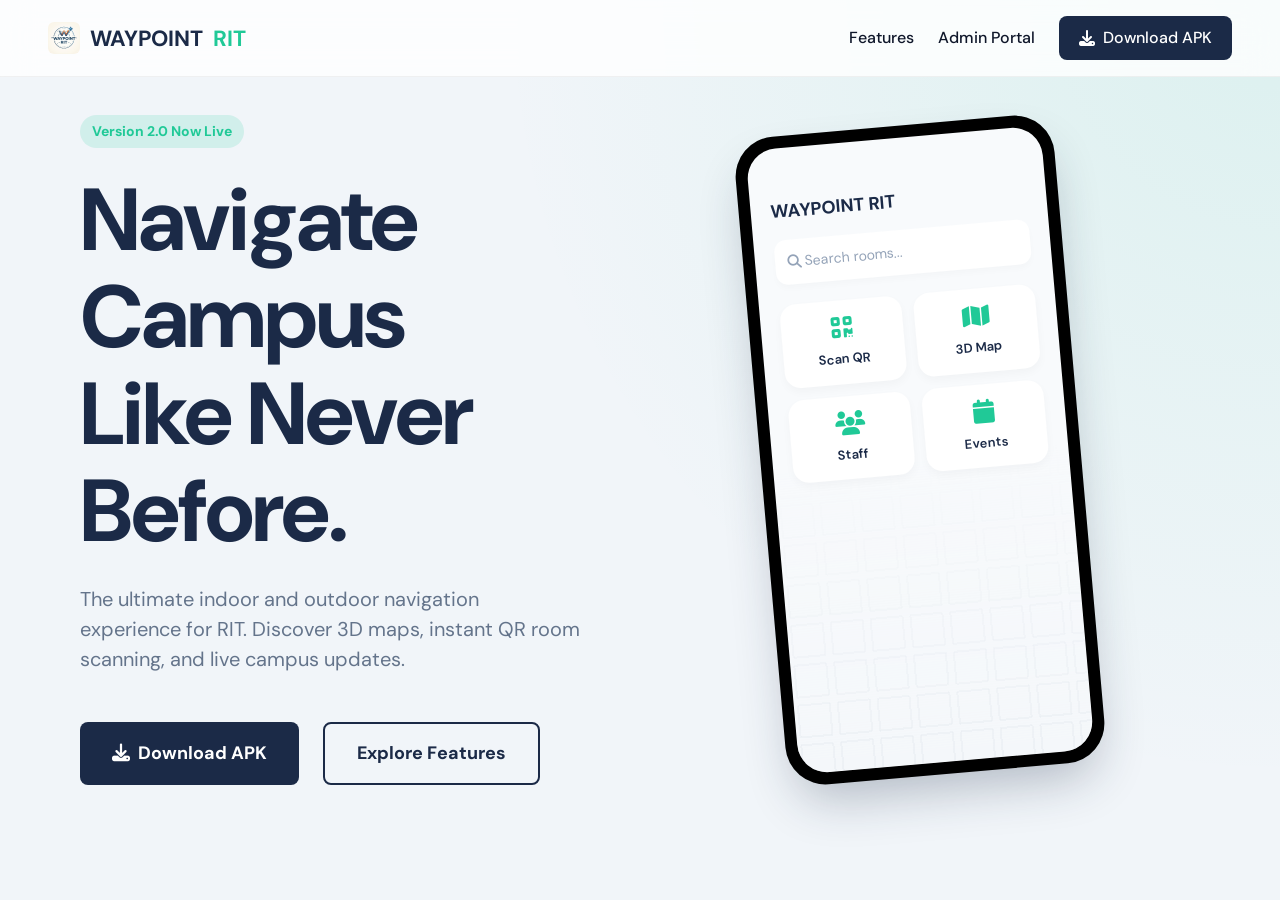
<file: Waypoint_Rit/index.html>
<!DOCTYPE html>
<html lang="en">
<head>
    <meta charset="UTF-8">
    <meta name="viewport" content="width=device-width, initial-scale=1.0">
    <title>Waypoint RIT Mobile</title>
    <meta name="description" content="Navigate your campus like never before with Waypoint RIT Mobile. 3D maps, indoor wayfinding, and live updates.">
    
    <!-- Fonts & Icons -->
    <link rel="preconnect" href="https://fonts.googleapis.com">
    <link rel="preconnect" href="https://fonts.gstatic.com" crossorigin>
    <link href="https://fonts.googleapis.com/css2?family=DM+Sans:wght@400;500;700&display=swap" rel="stylesheet">
    <link rel="stylesheet" href="https://cdnjs.cloudflare.com/ajax/libs/font-awesome/6.4.0/css/all.min.css">
    <link rel="icon" type="image/png" href="logo.png">
    
    <link rel="stylesheet" href="style.css">
</head>
<body>
    <!-- Navbar -->
    <header class="header">
        <div class="logo">
            <img src="logo.png" alt="Waypoint Logo" style="height: 32px; width: auto; border-radius: 6px;"> WAYPOINT <span>RIT</span>
        </div>
        <nav class="nav">
            <a href="#features">Features</a>
            <a href="#admin-portal">Admin Portal</a>
            <a href="../exports/WaypointMobile.apk" download class="btn-primary"><i class="fa-solid fa-download"></i> Download APK</a>
        </nav>
        <button class="mobile-menu-btn" aria-label="Toggle Menu">
            <i class="fa-solid fa-bars"></i>
        </button>
    </header>

    <!-- Main Content -->
    <main class="scroll-container">
        <!-- Hero Section -->
        <section class="hero scroll-section">
            <div class="hero-content">
                <div class="badge">Version 2.0 Now Live</div>
                <h1 class="hero-title">Navigate Campus<br>Like Never Before.</h1>
                <p class="hero-subtitle">The ultimate indoor and outdoor navigation experience for RIT. Discover 3D maps, instant QR room scanning, and live campus updates.</p>
                <div class="hero-cta">
                    <a href="../exports/WaypointMobile.apk" download class="btn-primary btn-large"><i class="fa-solid fa-download"></i> Download APK</a>
                    <a href="#features" class="btn-secondary btn-large">Explore Features</a>
                </div>
            </div>
            <div class="hero-visual">
                <div class="phone-mockup">
                    <div class="screen">
                        <div class="app-ui">
                            <div class="app-header">
                                <h3>WAYPOINT RIT</h3>
                                <div class="search-bar"><i class="fa-solid fa-magnifying-glass"></i> Search rooms...</div>
                            </div>
                            <div class="app-grid">
                                <div class="app-card"><i class="fa-solid fa-qrcode"></i> Scan QR</div>
                                <div class="app-card"><i class="fa-solid fa-map"></i> 3D Map</div>
                                <div class="app-card"><i class="fa-solid fa-users"></i> Staff</div>
                                <div class="app-card"><i class="fa-solid fa-calendar"></i> Events</div>
                            </div>
                            <div class="app-map-bg"></div>
                        </div>
                    </div>
                </div>
            </div>
        </section>

        <!-- Feature Blocks -->
        <section id="features" class="features scroll-section">
            <div class="block feature-map">
                <i class="fa-solid fa-cube feature-icon"></i>
                <h2>3D Campus Maps</h2>
                <p>Explore the entire campus in beautiful 3D. Floor-by-floor navigation helps you find exact room locations instantly.</p>
            </div>
            <div class="block feature-scan">
                <i class="fa-solid fa-qrcode feature-icon"></i>
                <h2>Instant QR Scanning</h2>
                <p>Lost? Just scan any room QR code on campus and Waypoint RIT will pinpoint your exact location immediately.</p>
            </div>
            <div class="block feature-updates">
                <i class="fa-solid fa-bullhorn feature-icon"></i>
                <h2>Live Announcements</h2>
                <p>Stay informed with real-time updates directly from campus administration on your mobile dashboard.</p>
            </div>
            
            <!-- Admin Portal Feature Block -->
            <div id="admin-portal" class="block feature-admin">
                <i class="fa-solid fa-pen-ruler feature-icon"></i>
                <h2>Mapbox Studio Admin</h2>
                <p>Exclusive portal for administrators. Draw building boundaries, configure 3D walls, and push real-time updates instantly.</p>
                <a href="../frontend_mobile/admin.html" class="btn-outline-white" style="margin-top: 20px;">Access Portal</a>
            </div>
        </section>

        <!-- CTA Download Section -->
        <section id="download" class="cta-section scroll-section">
            <div class="cta-content">
                <h2>Your Campus. Your Map.</h2>
                <p>Download the Waypoint RIT Mobile app today for iOS and Android.</p>
                <div class="store-buttons">
                    <a href="../exports/WaypointMobile.apk" download class="btn-primary btn-huge"><i class="fa-brands fa-android"></i> Download Android APK</a>
                    <button class="btn-primary btn-huge" disabled style="opacity: 0.6; cursor: not-allowed;"><i class="fa-brands fa-apple"></i> iOS App (Coming Soon)</button>
                </div>
            </div>
        </section>
    </main>

    <script src="script.js"></script>
</body>
</html>
</file>
<file: Waypoint_Rit/style.css>
/* style.css */
:root {
    /* Waypoint RIT Branding */
    --color-navy: #1B2A47;
    --color-mint: #20C997;
    --color-white: #FFFFFF;
    --color-slate: #F1F5F9;
    --color-text-dark: #0F172A;
    --color-text-muted: #64748B;
    
    --font-main: 'DM Sans', sans-serif;
    --spacing-xs: 8px;
    --spacing-sm: 16px;
    --spacing-md: 24px;
    --spacing-lg: 48px;
    --spacing-xl: 80px;
    
    --radius-sm: 8px;
    --radius-md: 16px;
    --radius-lg: 24px;
    
    --transition-fast: 150ms ease;
    --transition-med: 300ms ease;
}

* {
    box-sizing: border-box;
    margin: 0;
    padding: 0;
}

body {
    font-family: var(--font-main);
    background-color: var(--color-slate);
    color: var(--color-text-dark);
    line-height: 1.5;
    overflow-x: hidden;
}

/* Header */
.header {
    position: fixed;
    top: 0;
    width: 100%;
    padding: var(--spacing-sm) var(--spacing-lg);
    display: flex;
    justify-content: space-between;
    align-items: center;
    background: rgba(255, 255, 255, 0.8);
    backdrop-filter: blur(16px);
    z-index: 100;
    border-bottom: 1px solid rgba(0,0,0,0.05);
}

.logo {
    font-size: 22px;
    font-weight: 700;
    color: var(--color-navy);
    display: flex;
    align-items: center;
    gap: 10px;
}
.logo span {
    color: var(--color-mint);
}
.logo i {
    color: var(--color-mint);
}

.nav {
    display: flex;
    gap: var(--spacing-md);
    align-items: center;
}

.nav a {
    text-decoration: none;
    color: var(--color-text-dark);
    font-weight: 500;
    transition: color var(--transition-fast);
}

.nav a:hover {
    color: var(--color-mint);
}

.mobile-menu-btn {
    display: none;
    background: none;
    border: none;
    cursor: pointer;
    font-size: 24px;
    color: var(--color-navy);
}

/* Buttons */
.btn-primary {
    background-color: var(--color-navy);
    color: var(--color-white) !important;
    padding: 10px 20px;
    border-radius: var(--radius-sm);
    text-decoration: none;
    font-weight: 700;
    transition: all var(--transition-med);
    display: inline-flex;
    align-items: center;
    justify-content: center;
    gap: 8px;
    cursor: pointer;
    border: none;
}

.btn-primary:hover {
    background-color: var(--color-mint);
    transform: translateY(-2px);
    box-shadow: 0 10px 20px rgba(32, 201, 151, 0.2);
}

.btn-secondary {
    background-color: transparent;
    color: var(--color-navy) !important;
    padding: 10px 20px;
    border-radius: var(--radius-sm);
    text-decoration: none;
    font-weight: 700;
    border: 2px solid var(--color-navy);
    transition: all var(--transition-med);
    display: inline-block;
    cursor: pointer;
}

.btn-secondary:hover {
    background-color: rgba(27, 42, 71, 0.05);
}

.btn-outline-white {
    background-color: transparent;
    color: var(--color-white);
    padding: 12px 24px;
    border-radius: var(--radius-sm);
    text-decoration: none;
    font-weight: 700;
    border: 2px solid var(--color-white);
    transition: all var(--transition-med);
    display: inline-block;
}

.btn-outline-white:hover {
    background-color: var(--color-white);
    color: var(--color-navy);
}

.btn-large {
    padding: 16px 32px;
    font-size: 1.125rem;
}

.btn-huge {
    padding: 18px 40px;
    font-size: 1.25rem;
}

/* Scroll Container */
.scroll-container {
    height: 100vh;
    overflow-y: scroll;
    scroll-snap-type: y mandatory;
}

.scroll-section {
    min-height: 100vh;
    scroll-snap-align: start;
    padding-top: 80px;
}

/* Hero Section */
.hero {
    display: flex;
    align-items: center;
    padding: var(--spacing-xl);
    background: radial-gradient(circle at top right, rgba(32,201,151,0.1) 0%, transparent 50%), var(--color-slate);
    overflow: hidden;
}

.hero-content {
    flex: 1;
    z-index: 2;
}

.badge {
    display: inline-block;
    background: rgba(32, 201, 151, 0.15);
    color: var(--color-mint);
    padding: 6px 12px;
    border-radius: 20px;
    font-weight: 700;
    font-size: 0.875rem;
    margin-bottom: var(--spacing-md);
}

.hero-title {
    font-size: clamp(3rem, 7vw, 5.5rem);
    line-height: 1.1;
    font-weight: 700;
    margin-bottom: var(--spacing-md);
    color: var(--color-navy);
    letter-spacing: -2px;
}

.hero-subtitle {
    font-size: 1.25rem;
    color: var(--color-text-muted);
    max-width: 500px;
    margin-bottom: var(--spacing-lg);
}

.hero-cta {
    display: flex;
    gap: var(--spacing-md);
    flex-wrap: wrap;
}

.hero-visual {
    flex: 1;
    display: flex;
    justify-content: center;
    align-items: center;
    position: relative;
}

.phone-mockup {
    width: 320px;
    height: 650px;
    background: #000;
    border-radius: 40px;
    padding: 12px;
    box-shadow: 0 25px 50px -12px rgba(27, 42, 71, 0.3);
    position: relative;
    transform: rotate(-5deg) translateY(0);
    animation: float 6s ease-in-out infinite;
}

@keyframes float {
    0% { transform: rotate(-5deg) translateY(0px); }
    50% { transform: rotate(-5deg) translateY(-15px); }
    100% { transform: rotate(-5deg) translateY(0px); }
}

.screen {
    background-color: #F8FAFC;
    width: 100%;
    height: 100%;
    border-radius: 30px;
    overflow: hidden;
    position: relative;
    display: flex;
    flex-direction: column;
}

/* Fake App UI inside Mockup */
.app-ui {
    padding: 20px;
    height: 100%;
    display: flex;
    flex-direction: column;
    z-index: 2;
}

.app-header h3 {
    color: var(--color-navy);
    font-size: 18px;
    margin-bottom: 15px;
    margin-top: 30px;
}

.search-bar {
    background: #fff;
    padding: 12px;
    border-radius: 12px;
    color: #94a3b8;
    font-size: 14px;
    box-shadow: 0 4px 6px rgba(0,0,0,0.02);
    margin-bottom: 20px;
}

.app-grid {
    display: grid;
    grid-template-columns: 1fr 1fr;
    gap: 12px;
}

.app-card {
    background: #fff;
    padding: 15px;
    border-radius: 16px;
    text-align: center;
    font-weight: 600;
    font-size: 13px;
    color: var(--color-navy);
    box-shadow: 0 4px 10px rgba(0,0,0,0.03);
    display: flex;
    flex-direction: column;
    gap: 10px;
}
.app-card i {
    font-size: 24px;
    color: var(--color-mint);
}

.app-map-bg {
    position: absolute;
    bottom: 0;
    left: 0;
    right: 0;
    height: 50%;
    background: url('data:image/svg+xml;utf8,<svg width="100" height="100" xmlns="http://www.w3.org/2000/svg"><rect width="100" height="100" fill="%23f1f5f9" /><path d="M10 10 L90 10 L90 90 L10 90 Z" fill="none" stroke="%23cbd5e1" stroke-width="2"/></svg>') repeat;
    background-size: 40px;
    opacity: 0.5;
    z-index: -1;
    mask-image: linear-gradient(to top, rgba(0,0,0,1), rgba(0,0,0,0));
    -webkit-mask-image: linear-gradient(to top, rgba(0,0,0,1), rgba(0,0,0,0));
}

/* Features Grid */
.features {
    display: grid;
    grid-template-columns: repeat(2, 1fr);
    grid-template-rows: repeat(2, 1fr);
    gap: var(--spacing-md);
    padding: var(--spacing-md);
}

.block {
    padding: var(--spacing-xl);
    border-radius: var(--radius-lg);
    display: flex;
    flex-direction: column;
    justify-content: flex-end;
    transition: transform var(--transition-med);
}
.block:hover {
    transform: translateY(-5px);
}

.feature-icon {
    font-size: 3rem;
    margin-bottom: var(--spacing-md);
    opacity: 0.9;
}

.block h2 {
    font-size: 2.5rem;
    margin-bottom: var(--spacing-xs);
    line-height: 1.2;
}

.block p {
    font-size: 1.125rem;
    opacity: 0.85;
}

.feature-map {
    grid-column: 1;
    background-color: var(--color-white);
    color: var(--color-navy);
    box-shadow: 0 10px 30px rgba(0,0,0,0.03);
}
.feature-map .feature-icon { color: var(--color-mint); }

.feature-scan {
    grid-column: 2;
    background-color: var(--color-mint);
    color: var(--color-navy);
}

.feature-updates {
    grid-column: 1;
    background-color: var(--color-white);
    color: var(--color-navy);
    box-shadow: 0 10px 30px rgba(0,0,0,0.03);
}
.feature-updates .feature-icon { color: #F59E0B; } /* Warning Orange */

.feature-admin {
    grid-column: 2;
    background-color: var(--color-navy);
    color: var(--color-white);
}

/* CTA Download Section */
.cta-section {
    display: flex;
    align-items: center;
    justify-content: center;
    text-align: center;
    background: #E2E8F0;
    padding: var(--spacing-xl);
}

.cta-content {
    max-width: 600px;
}

.cta-content h2 {
    font-size: 3.5rem;
    color: var(--color-navy);
    margin-bottom: var(--spacing-sm);
    letter-spacing: -1px;
}

.cta-content p {
    font-size: 1.25rem;
    color: var(--color-text-muted);
    margin-bottom: var(--spacing-lg);
}

.store-buttons {
    display: flex;
    gap: var(--spacing-sm);
    justify-content: center;
    flex-wrap: wrap;
}

/* Responsive */
@media (max-width: 900px) {
    .scroll-container {
        height: auto;
        overflow-y: visible;
        scroll-snap-type: none;
    }
    
    .scroll-section {
        min-height: auto;
        scroll-snap-align: none;
        padding: 100px var(--spacing-md) var(--spacing-lg) var(--spacing-md);
    }

    .nav {
        display: none;
    }
    .mobile-menu-btn {
        display: block;
    }
    
    .hero {
        flex-direction: column;
        text-align: center;
        padding-top: 120px;
    }
    
    .hero-cta {
        justify-content: center;
    }
    
    .hero-visual {
        margin-top: var(--spacing-xl);
    }
    
    .features {
        grid-template-columns: 1fr;
        padding: var(--spacing-md);
    }
    
    .feature-map, .feature-scan, .feature-updates, .feature-admin {
        grid-column: 1;
    }
    
    .block {
        padding: var(--spacing-lg);
        min-height: 250px;
    }
    
    .block h2 {
        font-size: 2rem;
    }
    
    .cta-section {
        padding: var(--spacing-lg) var(--spacing-md);
    }
    
    .cta-content h2 {
        font-size: 2.5rem;
    }
}

@media (max-width: 480px) {
    .hero-title {
        font-size: 2.5rem;
    }
    .hero-subtitle {
        font-size: 1rem;
    }
    .phone-mockup {
        width: 260px;
        height: 530px;
        padding: 8px;
    }
    .app-ui {
        padding: 12px;
    }
    .app-header h3 {
        font-size: 15px;
        margin-top: 15px;
    }
    .app-card {
        padding: 10px;
        font-size: 11px;
    }
    .block h2 {
        font-size: 1.75rem;
    }
    .block p {
        font-size: 1rem;
    }
    .cta-content h2 {
        font-size: 2rem;
    }
    .btn-large, .btn-huge {
        padding: 12px 24px;
        font-size: 1rem;
    }
}
</file>
